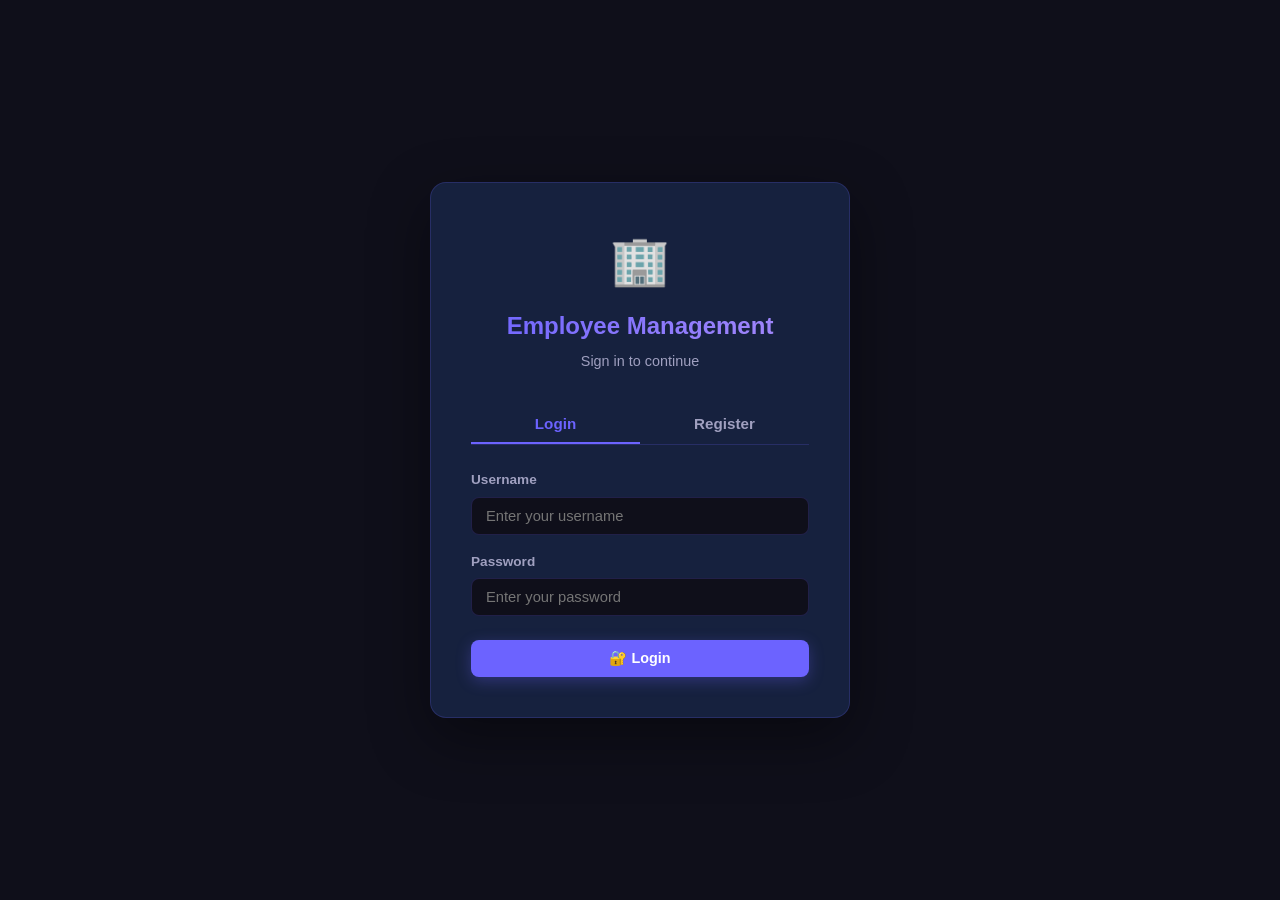
<file: src/main/resources/static/login.html>
<!DOCTYPE html>
<html lang="en">
<head>
    <meta charset="UTF-8">
    <meta name="viewport" content="width=device-width, initial-scale=1.0">
    <meta name="description" content="Login - Employee Management System">
    <title>Login - EMS</title>
    <link rel="stylesheet" href="css/style.css">
    <style>
        .auth-container {
            min-height: 100vh;
            display: flex;
            align-items: center;
            justify-content: center;
            background: var(--bg-primary);
            padding: 2rem;
        }

        .auth-card {
            background: var(--bg-card);
            border: 1px solid var(--border);
            border-radius: 16px;
            padding: 2.5rem;
            width: 100%;
            max-width: 420px;
            box-shadow: 0 20px 60px rgba(0, 0, 0, 0.4);
            animation: slideUp 0.4s ease;
        }

        .auth-card .logo {
            text-align: center;
            margin-bottom: 2rem;
        }

        .auth-card .logo .logo-icon {
            font-size: 3rem;
            display: block;
            margin-bottom: 0.5rem;
        }

        .auth-card .logo h1 {
            font-size: 1.5rem;
            background: linear-gradient(135deg, var(--accent), #a78bfa);
            -webkit-background-clip: text;
            -webkit-text-fill-color: transparent;
            background-clip: text;
        }

        .auth-card .logo p {
            color: var(--text-secondary);
            font-size: 0.9rem;
            margin-top: 4px;
        }

        .auth-tabs {
            display: flex;
            margin-bottom: 1.5rem;
            border-bottom: 1px solid var(--border);
        }

        .auth-tab {
            flex: 1;
            padding: 10px;
            text-align: center;
            cursor: pointer;
            font-weight: 600;
            font-size: 0.95rem;
            color: var(--text-secondary);
            border-bottom: 2px solid transparent;
            transition: var(--transition);
            background: none;
            border-top: none;
            border-left: none;
            border-right: none;
        }

        .auth-tab.active {
            color: var(--accent);
            border-bottom-color: var(--accent);
        }

        .auth-tab:hover {
            color: var(--text-primary);
        }

        .auth-form {
            display: none;
        }

        .auth-form.active {
            display: block;
        }

        .error-msg {
            background: rgba(255, 71, 87, 0.1);
            border: 1px solid rgba(255, 71, 87, 0.3);
            color: var(--danger);
            padding: 10px 14px;
            border-radius: 8px;
            font-size: 0.85rem;
            margin-bottom: 1rem;
            display: none;
        }

        .success-msg {
            background: rgba(0, 200, 151, 0.1);
            border: 1px solid rgba(0, 200, 151, 0.3);
            color: var(--success);
            padding: 10px 14px;
            border-radius: 8px;
            font-size: 0.85rem;
            margin-bottom: 1rem;
            display: none;
        }
    </style>
</head>
<body>

    <div class="auth-container">
        <div class="auth-card">

            <!-- Logo -->
            <div class="logo">
                <span class="logo-icon">🏢</span>
                <h1>Employee Management</h1>
                <p>Sign in to continue</p>
            </div>

            <!-- Tabs -->
            <div class="auth-tabs">
                <button class="auth-tab active" onclick="switchTab('login')">Login</button>
                <button class="auth-tab" onclick="switchTab('register')">Register</button>
            </div>

            <!-- Messages -->
            <div class="error-msg" id="errorMsg"></div>
            <div class="success-msg" id="successMsg"></div>

            <!-- Login Form -->
            <form class="auth-form active" id="loginForm" onsubmit="handleLogin(event)">
                <div class="form-group">
                    <label for="loginUsername">Username</label>
                    <input type="text" id="loginUsername" required placeholder="Enter your username" autocomplete="username">
                </div>
                <div class="form-group">
                    <label for="loginPassword">Password</label>
                    <input type="password" id="loginPassword" required placeholder="Enter your password" autocomplete="current-password">
                </div>
                <button type="submit" class="btn btn-primary" style="width:100%; justify-content:center; margin-top:0.5rem;">
                    🔐 Login
                </button>
            </form>

            <!-- Register Form -->
            <form class="auth-form" id="registerForm" onsubmit="handleRegister(event)">
                <div class="form-group">
                    <label for="regUsername">Username</label>
                    <input type="text" id="regUsername" required placeholder="Choose a username (min 3 chars)" minlength="3" autocomplete="username">
                </div>
                <div class="form-group">
                    <label for="regPassword">Password</label>
                    <input type="password" id="regPassword" required placeholder="Choose a password (min 4 chars)" minlength="4" autocomplete="new-password">
                </div>
                <button type="submit" class="btn btn-success" style="width:100%; justify-content:center; margin-top:0.5rem;">
                    ✅ Register
                </button>
            </form>
        </div>
    </div>

    <script>
        // If already logged in with JWT, redirect to dashboard
        if (sessionStorage.getItem('jwtToken')) {
            window.location.href = '/';
        }

        function switchTab(tab) {
            document.querySelectorAll('.auth-tab').forEach(t => t.classList.remove('active'));
            document.querySelectorAll('.auth-form').forEach(f => f.classList.remove('active'));
            hideMessages();

            if (tab === 'login') {
                document.querySelectorAll('.auth-tab')[0].classList.add('active');
                document.getElementById('loginForm').classList.add('active');
            } else {
                document.querySelectorAll('.auth-tab')[1].classList.add('active');
                document.getElementById('registerForm').classList.add('active');
            }
        }

        function showError(msg) {
            const el = document.getElementById('errorMsg');
            el.textContent = msg;
            el.style.display = 'block';
            document.getElementById('successMsg').style.display = 'none';
        }

        function showSuccess(msg) {
            const el = document.getElementById('successMsg');
            el.textContent = msg;
            el.style.display = 'block';
            document.getElementById('errorMsg').style.display = 'none';
        }

        function hideMessages() {
            document.getElementById('errorMsg').style.display = 'none';
            document.getElementById('successMsg').style.display = 'none';
        }

        async function handleLogin(event) {
            event.preventDefault();
            hideMessages();

            const username = document.getElementById('loginUsername').value;
            const password = document.getElementById('loginPassword').value;

            try {
                const response = await fetch('/api/auth/login', {
                    method: 'POST',
                    headers: { 'Content-Type': 'application/json' },
                    body: JSON.stringify({ username, password })
                });

                const data = await response.json();

                if (response.ok && data.token) {
                    // Store JWT token
                    sessionStorage.setItem('jwtToken', data.token);
                    sessionStorage.setItem('username', data.username);
                    window.location.href = '/';
                } else {
                    showError(data.message || 'Invalid username or password!');
                }
            } catch (error) {
                showError('Cannot connect to server. Is it running?');
            }
        }

        async function handleRegister(event) {
            event.preventDefault();
            hideMessages();

            const username = document.getElementById('regUsername').value;
            const password = document.getElementById('regPassword').value;

            try {
                const response = await fetch('/api/auth/register', {
                    method: 'POST',
                    headers: { 'Content-Type': 'application/json' },
                    body: JSON.stringify({ username, password })
                });

                const data = await response.json();

                if (response.ok) {
                    showSuccess(data.message || 'Registration successful! You can now login.');
                    switchTab('login');
                    document.getElementById('loginUsername').value = username;
                    document.getElementById('successMsg').style.display = 'block';
                } else {
                    if (data.errors) {
                        const msgs = Object.values(data.errors).join(', ');
                        showError(msgs);
                    } else {
                        showError(data.message || 'Registration failed!');
                    }
                }
            } catch (error) {
                showError('Cannot connect to server. Is it running?');
            }
        }
    </script>

</body>
</html>
</file>
<file: src/main/resources/static/css/style.css>
/* ========== CSS VARIABLES & RESET ========== */
:root {
    --bg-primary: #0f0f1a;
    --bg-secondary: #1a1a2e;
    --bg-card: #16213e;
    --bg-glass: rgba(22, 33, 62, 0.7);
    --text-primary: #e0e0ff;
    --text-secondary: #a0a0c0;
    --accent: #6c63ff;
    --accent-hover: #5a52d5;
    --accent-glow: rgba(108, 99, 255, 0.3);
    --success: #00c897;
    --danger: #ff4757;
    --danger-hover: #e03e4d;
    --warning: #ffa502;
    --border: rgba(108, 99, 255, 0.2);
    --shadow: 0 8px 32px rgba(0, 0, 0, 0.3);
    --radius: 12px;
    --transition: all 0.3s ease;
}

* {
    margin: 0;
    padding: 0;
    box-sizing: border-box;
}

body {
    font-family: 'Segoe UI', 'Inter', -apple-system, sans-serif;
    background: var(--bg-primary);
    color: var(--text-primary);
    min-height: 100vh;
    line-height: 1.6;
}

a {
    color: var(--accent);
    text-decoration: none;
    transition: var(--transition);
}

a:hover {
    color: var(--accent-hover);
}

/* ========== NAVBAR ========== */
.navbar {
    background: var(--bg-glass);
    backdrop-filter: blur(20px);
    border-bottom: 1px solid var(--border);
    padding: 0 2rem;
    position: sticky;
    top: 0;
    z-index: 100;
    display: flex;
    align-items: center;
    justify-content: space-between;
    height: 64px;
}

.navbar-brand {
    font-size: 1.4rem;
    font-weight: 700;
    color: var(--text-primary);
    display: flex;
    align-items: center;
    gap: 10px;
}

.navbar-brand .logo-icon {
    font-size: 1.6rem;
}

.navbar-links {
    display: flex;
    gap: 8px;
    list-style: none;
}

.navbar-links a {
    color: var(--text-secondary);
    padding: 8px 18px;
    border-radius: 8px;
    font-weight: 500;
    font-size: 0.95rem;
    transition: var(--transition);
}

.navbar-links a:hover,
.navbar-links a.active {
    color: var(--text-primary);
    background: var(--accent-glow);
}

/* ========== MAIN CONTAINER ========== */
.container {
    max-width: 1200px;
    margin: 0 auto;
    padding: 2rem;
}

/* ========== PAGE HEADER ========== */
.page-header {
    display: flex;
    align-items: center;
    justify-content: space-between;
    margin-bottom: 2rem;
}

.page-header h1 {
    font-size: 1.8rem;
    font-weight: 700;
    background: linear-gradient(135deg, var(--accent), #a78bfa);
    -webkit-background-clip: text;
    -webkit-text-fill-color: transparent;
    background-clip: text;
}

.page-header p {
    color: var(--text-secondary);
    margin-top: 4px;
    font-size: 0.95rem;
}

/* ========== BUTTONS ========== */
.btn {
    padding: 10px 22px;
    border: none;
    border-radius: 8px;
    font-size: 0.9rem;
    font-weight: 600;
    cursor: pointer;
    transition: var(--transition);
    display: inline-flex;
    align-items: center;
    gap: 6px;
}

.btn-primary {
    background: var(--accent);
    color: #fff;
    box-shadow: 0 4px 15px var(--accent-glow);
}

.btn-primary:hover {
    background: var(--accent-hover);
    transform: translateY(-2px);
    box-shadow: 0 6px 20px var(--accent-glow);
}

.btn-success {
    background: var(--success);
    color: #fff;
}

.btn-success:hover {
    background: #00b386;
    transform: translateY(-2px);
}

.btn-danger {
    background: var(--danger);
    color: #fff;
}

.btn-danger:hover {
    background: var(--danger-hover);
    transform: translateY(-2px);
}

.btn-sm {
    padding: 6px 14px;
    font-size: 0.82rem;
}

.btn-outline {
    background: transparent;
    border: 1px solid var(--border);
    color: var(--text-secondary);
}

.btn-outline:hover {
    border-color: var(--accent);
    color: var(--accent);
}

/* ========== TABLE ========== */
.table-wrapper {
    background: var(--bg-card);
    border-radius: var(--radius);
    border: 1px solid var(--border);
    overflow: hidden;
    box-shadow: var(--shadow);
}

table {
    width: 100%;
    border-collapse: collapse;
}

thead {
    background: rgba(108, 99, 255, 0.1);
}

th {
    padding: 14px 18px;
    text-align: left;
    font-size: 0.82rem;
    font-weight: 600;
    text-transform: uppercase;
    letter-spacing: 0.5px;
    color: var(--text-secondary);
    border-bottom: 1px solid var(--border);
}

td {
    padding: 14px 18px;
    font-size: 0.92rem;
    border-bottom: 1px solid rgba(108, 99, 255, 0.08);
    color: var(--text-primary);
}

tbody tr {
    transition: var(--transition);
}

tbody tr:hover {
    background: rgba(108, 99, 255, 0.05);
}

tbody tr:last-child td {
    border-bottom: none;
}

.actions-cell {
    display: flex;
    gap: 6px;
}

/* ========== BADGE ========== */
.badge {
    display: inline-block;
    padding: 4px 12px;
    border-radius: 20px;
    font-size: 0.78rem;
    font-weight: 600;
}

.badge-accent {
    background: var(--accent-glow);
    color: var(--accent);
}

.badge-success {
    background: rgba(0, 200, 151, 0.15);
    color: var(--success);
}

/* ========== MODAL ========== */
.modal-overlay {
    position: fixed;
    top: 0;
    left: 0;
    right: 0;
    bottom: 0;
    background: rgba(0, 0, 0, 0.6);
    backdrop-filter: blur(4px);
    display: none;
    align-items: center;
    justify-content: center;
    z-index: 1000;
    animation: fadeIn 0.2s ease;
}

.modal-overlay.active {
    display: flex;
}

.modal {
    background: var(--bg-secondary);
    border: 1px solid var(--border);
    border-radius: var(--radius);
    padding: 2rem;
    width: 100%;
    max-width: 520px;
    box-shadow: 0 20px 60px rgba(0, 0, 0, 0.5);
    animation: slideUp 0.3s ease;
}

.modal h2 {
    font-size: 1.3rem;
    margin-bottom: 1.5rem;
    color: var(--text-primary);
}

.modal-actions {
    display: flex;
    justify-content: flex-end;
    gap: 10px;
    margin-top: 1.5rem;
}

/* ========== FORM ========== */
.form-group {
    margin-bottom: 1rem;
}

.form-group label {
    display: block;
    font-size: 0.85rem;
    font-weight: 600;
    color: var(--text-secondary);
    margin-bottom: 6px;
}

.form-group input,
.form-group select,
.form-group textarea {
    width: 100%;
    padding: 10px 14px;
    background: var(--bg-primary);
    border: 1px solid var(--border);
    border-radius: 8px;
    color: var(--text-primary);
    font-size: 0.92rem;
    font-family: inherit;
    transition: var(--transition);
    outline: none;
}

.form-group input:focus,
.form-group select:focus,
.form-group textarea:focus {
    border-color: var(--accent);
    box-shadow: 0 0 0 3px var(--accent-glow);
}

.form-group select option {
    background: var(--bg-secondary);
    color: var(--text-primary);
}

.form-row {
    display: grid;
    grid-template-columns: 1fr 1fr;
    gap: 1rem;
}

/* ========== DASHBOARD CARDS ========== */
.dashboard-grid {
    display: grid;
    grid-template-columns: repeat(auto-fit, minmax(280px, 1fr));
    gap: 1.5rem;
    margin-bottom: 2rem;
}

.stat-card {
    background: var(--bg-card);
    border: 1px solid var(--border);
    border-radius: var(--radius);
    padding: 1.5rem;
    box-shadow: var(--shadow);
    transition: var(--transition);
    position: relative;
    overflow: hidden;
}

.stat-card::before {
    content: '';
    position: absolute;
    top: 0;
    left: 0;
    right: 0;
    height: 3px;
    background: linear-gradient(90deg, var(--accent), #a78bfa);
}

.stat-card:hover {
    transform: translateY(-4px);
    box-shadow: 0 12px 40px rgba(0, 0, 0, 0.4);
}

.stat-card .stat-icon {
    font-size: 2rem;
    margin-bottom: 0.8rem;
}

.stat-card .stat-value {
    font-size: 2rem;
    font-weight: 700;
    color: var(--text-primary);
}

.stat-card .stat-label {
    font-size: 0.9rem;
    color: var(--text-secondary);
    margin-top: 4px;
}

/* ========== QUICK LINKS ========== */
.quick-links {
    display: grid;
    grid-template-columns: repeat(auto-fit, minmax(240px, 1fr));
    gap: 1rem;
    margin-top: 2rem;
}

.quick-link-card {
    background: var(--bg-card);
    border: 1px solid var(--border);
    border-radius: var(--radius);
    padding: 1.5rem;
    display: flex;
    align-items: center;
    gap: 1rem;
    transition: var(--transition);
    cursor: pointer;
    text-decoration: none;
}

.quick-link-card:hover {
    border-color: var(--accent);
    transform: translateY(-2px);
    box-shadow: 0 8px 25px rgba(0, 0, 0, 0.3);
}

.quick-link-card .link-icon {
    font-size: 2rem;
    width: 50px;
    height: 50px;
    display: flex;
    align-items: center;
    justify-content: center;
    background: var(--accent-glow);
    border-radius: 12px;
}

.quick-link-card .link-text h3 {
    font-size: 1rem;
    color: var(--text-primary);
}

.quick-link-card .link-text p {
    font-size: 0.82rem;
    color: var(--text-secondary);
}

/* ========== TOAST / NOTIFICATION ========== */
.toast-container {
    position: fixed;
    top: 80px;
    right: 20px;
    z-index: 2000;
    display: flex;
    flex-direction: column;
    gap: 10px;
}

.toast {
    padding: 12px 20px;
    border-radius: 8px;
    font-size: 0.9rem;
    font-weight: 500;
    color: #fff;
    min-width: 280px;
    box-shadow: 0 8px 25px rgba(0, 0, 0, 0.3);
    animation: slideInRight 0.3s ease, fadeOut 0.3s ease 2.7s forwards;
}

.toast-success {
    background: var(--success);
}

.toast-error {
    background: var(--danger);
}

/* ========== EMPTY STATE ========== */
.empty-state {
    text-align: center;
    padding: 3rem 1rem;
    color: var(--text-secondary);
}

.empty-state .empty-icon {
    font-size: 3rem;
    margin-bottom: 1rem;
    opacity: 0.5;
}

.empty-state p {
    font-size: 1rem;
}

/* ========== LOADING ========== */
.loading {
    text-align: center;
    padding: 2rem;
    color: var(--text-secondary);
}

.spinner {
    display: inline-block;
    width: 30px;
    height: 30px;
    border: 3px solid var(--border);
    border-top-color: var(--accent);
    border-radius: 50%;
    animation: spin 0.8s linear infinite;
}

/* ========== ANIMATIONS ========== */
@keyframes fadeIn {
    from { opacity: 0; }
    to { opacity: 1; }
}

@keyframes slideUp {
    from { opacity: 0; transform: translateY(20px); }
    to { opacity: 1; transform: translateY(0); }
}

@keyframes slideInRight {
    from { opacity: 0; transform: translateX(100px); }
    to { opacity: 1; transform: translateX(0); }
}

@keyframes fadeOut {
    from { opacity: 1; }
    to { opacity: 0; }
}

@keyframes spin {
    to { transform: rotate(360deg); }
}

/* ========== RESPONSIVE ========== */
@media (max-width: 768px) {
    .navbar {
        padding: 0 1rem;
    }

    .navbar-links a {
        padding: 6px 12px;
        font-size: 0.85rem;
    }

    .container {
        padding: 1.2rem;
    }

    .page-header {
        flex-direction: column;
        align-items: flex-start;
        gap: 1rem;
    }

    .form-row {
        grid-template-columns: 1fr;
    }

    .modal {
        margin: 1rem;
    }

    table {
        font-size: 0.82rem;
    }

    th, td {
        padding: 10px 12px;
    }
}

/* ========== CONFIRM DIALOG ========== */
.confirm-text {
    color: var(--text-secondary);
    font-size: 0.95rem;
    line-height: 1.7;
    margin-bottom: 0.5rem;
}

.salary-cell {
    color: var(--success);
    font-weight: 600;
}
</file>
